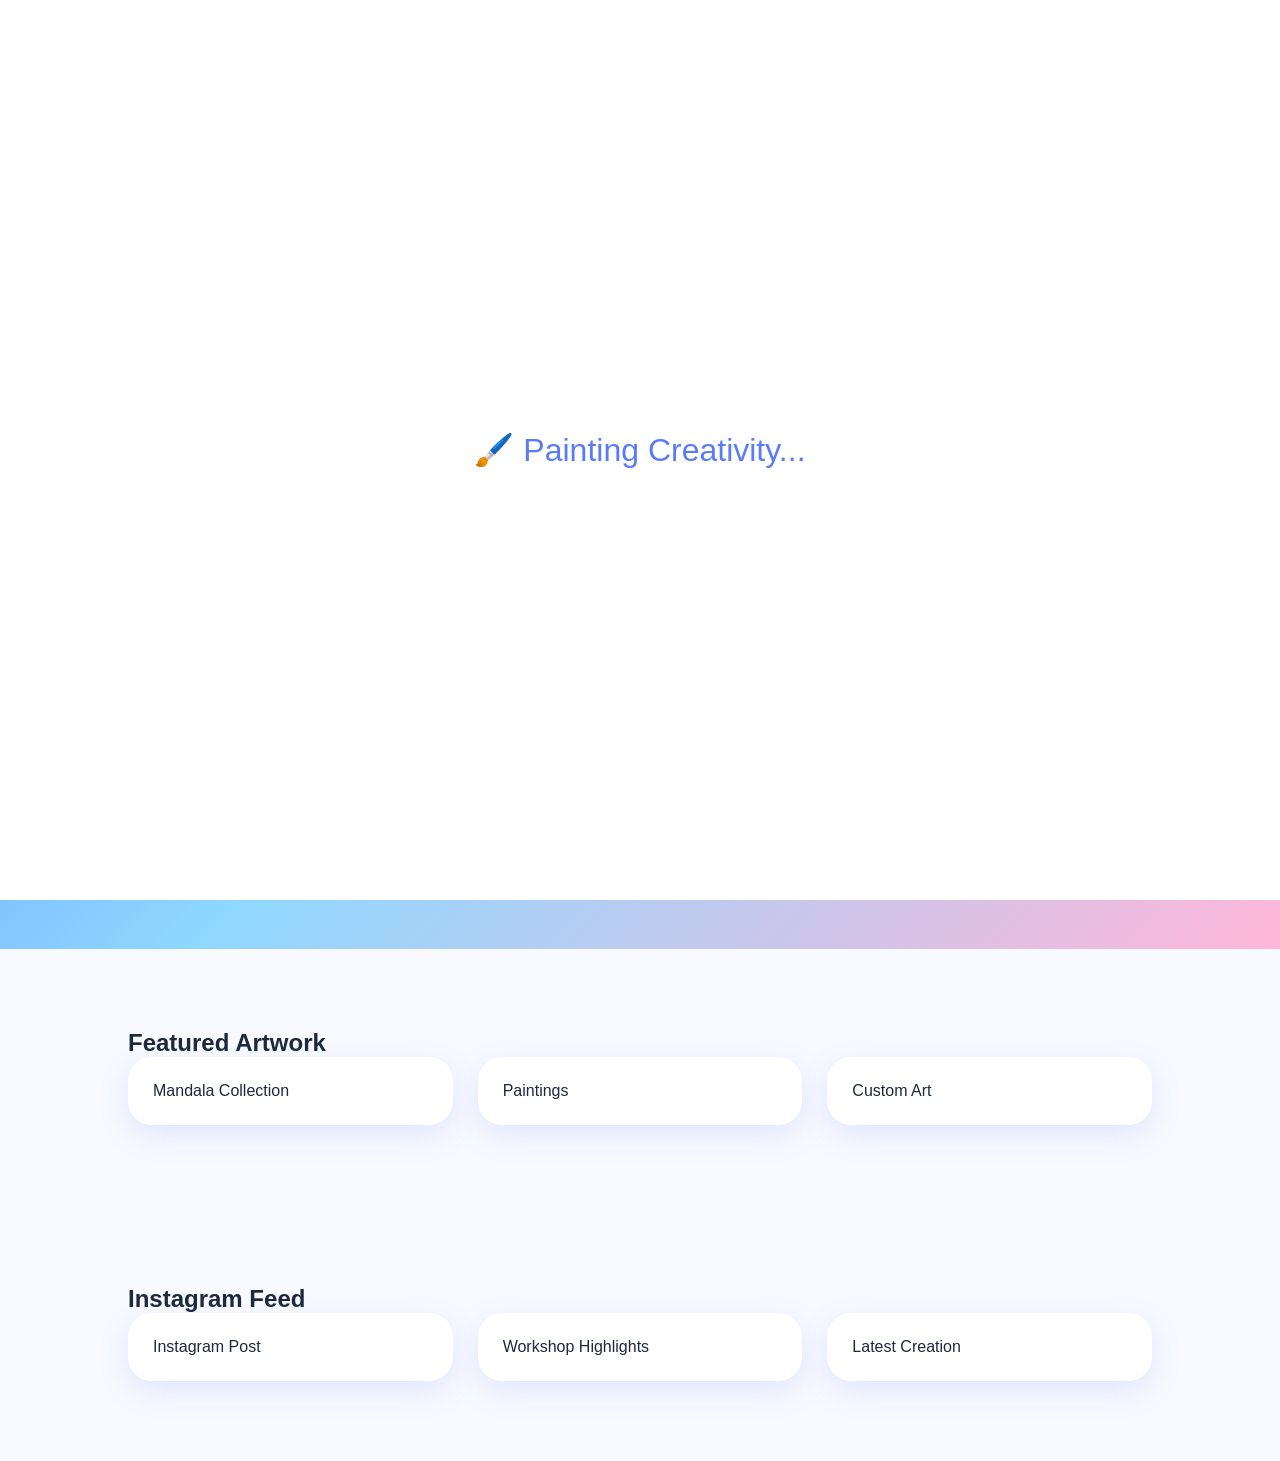
<file: index.html>
<!DOCTYPE html><html><head><title>Artist Portfolio</title>
<link rel="stylesheet" href="css/style.css"><script defer src="js/main.js"></script></head>
<body>
<div id="loader">🖌️ Painting Creativity...</div>
<div class="cursor-glow"></div>

<nav class="navbar">
<div><strong>🎨 Artist Portfolio</strong></div>
<div>
<a href="index.html">Home</a>
<a href="about.html">About</a>
<a href="gallery.html">Gallery</a>
<a href="workshops.html">Workshops</a>
<a href="testimonials.html">Testimonials</a>
<a href="shop.html">Shop</a>
<a href="blog.html">Blog</a>
<a href="contact.html">Contact</a>
</div>
</nav>

<section class="hero">
<div class="mandala"></div>
<h1>Mandala Artist & Creative Mentor</h1>
<p>Blue • Sky Blue • Soft Pink Art Experience</p>
<a href="gallery.html" class="btn">Explore Gallery</a>
</section>

<section class="section">
<h2>Featured Artwork</h2>
<div class="grid">
<div class="card">Mandala Collection</div>
<div class="card">Paintings</div>
<div class="card">Custom Art</div>
</div>
</section>

<section class="section">
<h2>Instagram Feed</h2>
<div class="grid">
<div class="card">Instagram Post</div>
<div class="card">Workshop Highlights</div>
<div class="card">Latest Creation</div>
</div>
</section>
</body></html>
</file>
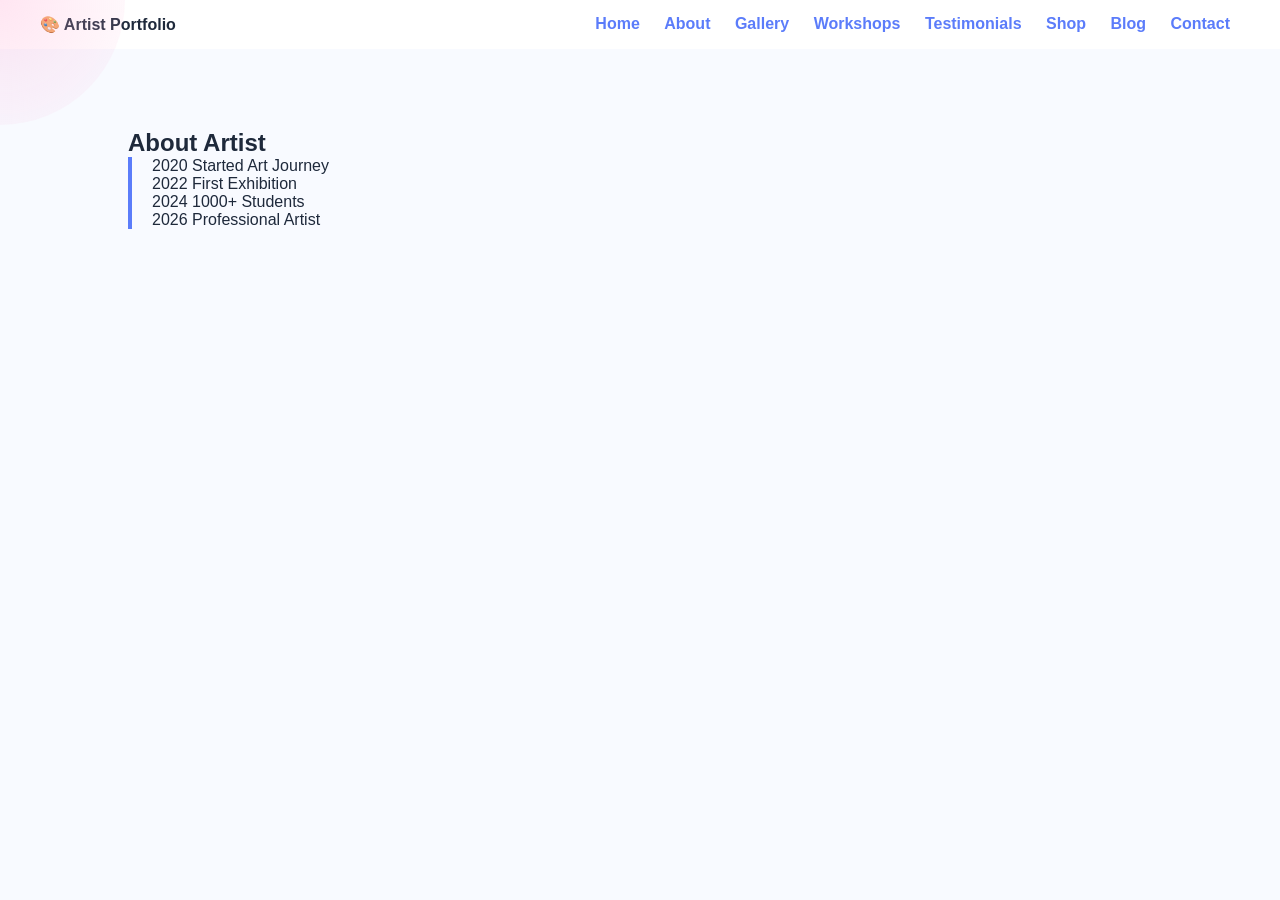
<file: about.html>
<!DOCTYPE html><html><head><link rel='stylesheet' href='css/style.css'><script defer src='js/main.js'></script></head><body><div class='cursor-glow'></div>
<nav class="navbar">
<div><strong>🎨 Artist Portfolio</strong></div>
<div>
<a href="index.html">Home</a>
<a href="about.html">About</a>
<a href="gallery.html">Gallery</a>
<a href="workshops.html">Workshops</a>
<a href="testimonials.html">Testimonials</a>
<a href="shop.html">Shop</a>
<a href="blog.html">Blog</a>
<a href="contact.html">Contact</a>
</div>
</nav>
<section class='section'><h1>About Artist</h1><div class='timeline'><p>2020 Started Art Journey</p><p>2022 First Exhibition</p><p>2024 1000+ Students</p><p>2026 Professional Artist</p></div></section></body></html>
</file>
<file: css/style.css>
:root{
 --primary:#5B7CFA;
 --sky:#8ED8FF;
 --pink:#FFB6D9;
 --bg:#F8FAFF;
 --card:#FFFFFF;
 --text:#1E293B;
}
*{margin:0;padding:0;box-sizing:border-box;scroll-behavior:smooth}
body{
 font-family:Segoe UI,sans-serif;
 background:var(--bg);
 color:var(--text);
 overflow-x:hidden;
}
.navbar{
 position:sticky;top:0;z-index:100;
 display:flex;justify-content:space-between;
 padding:15px 40px;
 background:rgba(255,255,255,.9);
 backdrop-filter:blur(10px);
}
.navbar a{text-decoration:none;color:var(--primary);margin:0 10px;font-weight:600}
.hero{
 height:100vh;
 display:flex;
 flex-direction:column;
 justify-content:center;
 align-items:center;
 text-align:center;
 background:linear-gradient(135deg,var(--primary),var(--sky),var(--pink));
 color:white;
 position:relative;
 overflow:hidden;
}
.mandala{
 width:500px;height:500px;
 border:3px dashed rgba(255,255,255,.5);
 border-radius:50%;
 position:absolute;
 animation:spin 45s linear infinite;
}
@keyframes spin{to{transform:rotate(360deg)}}
.section{padding:80px 10%}
.grid{
 display:grid;
 grid-template-columns:repeat(auto-fit,minmax(250px,1fr));
 gap:25px;
}
.card{
 background:white;
 border-radius:24px;
 padding:25px;
 box-shadow:0 10px 30px rgba(91,124,250,.15);
 transition:.3s;
}
.card:hover{transform:translateY(-10px) rotate(1deg)}
.btn{
 display:inline-block;
 margin-top:15px;
 padding:12px 24px;
 border-radius:30px;
 text-decoration:none;
 color:white;
 background:linear-gradient(135deg,var(--primary),var(--pink));
}
.cursor-glow{
 position:fixed;
 width:250px;height:250px;
 border-radius:50%;
 background:radial-gradient(circle,rgba(255,182,217,.35),transparent);
 pointer-events:none;
 transform:translate(-50%,-50%);
 z-index:999;
}
.paint-dot{
 position:fixed;
 width:10px;height:10px;
 border-radius:50%;
 background:var(--pink);
 pointer-events:none;
 animation:fade 1s forwards;
}
@keyframes fade{to{opacity:0;transform:scale(2)}}
.gallery-item{
 height:220px;
 display:flex;
 justify-content:center;
 align-items:center;
 background:linear-gradient(135deg,var(--sky),white);
 border-radius:20px;
}
.timeline{
 border-left:4px solid var(--primary);
 padding-left:20px;
}
#loader{
 position:fixed;inset:0;
 display:flex;
 justify-content:center;
 align-items:center;
 background:white;
 color:var(--primary);
 font-size:2rem;
 z-index:9999;
}
@media(max-width:768px){
 .navbar{flex-direction:column;gap:10px}
 .hero h1{font-size:2rem}
 .mandala{width:280px;height:280px}
}
</file>
